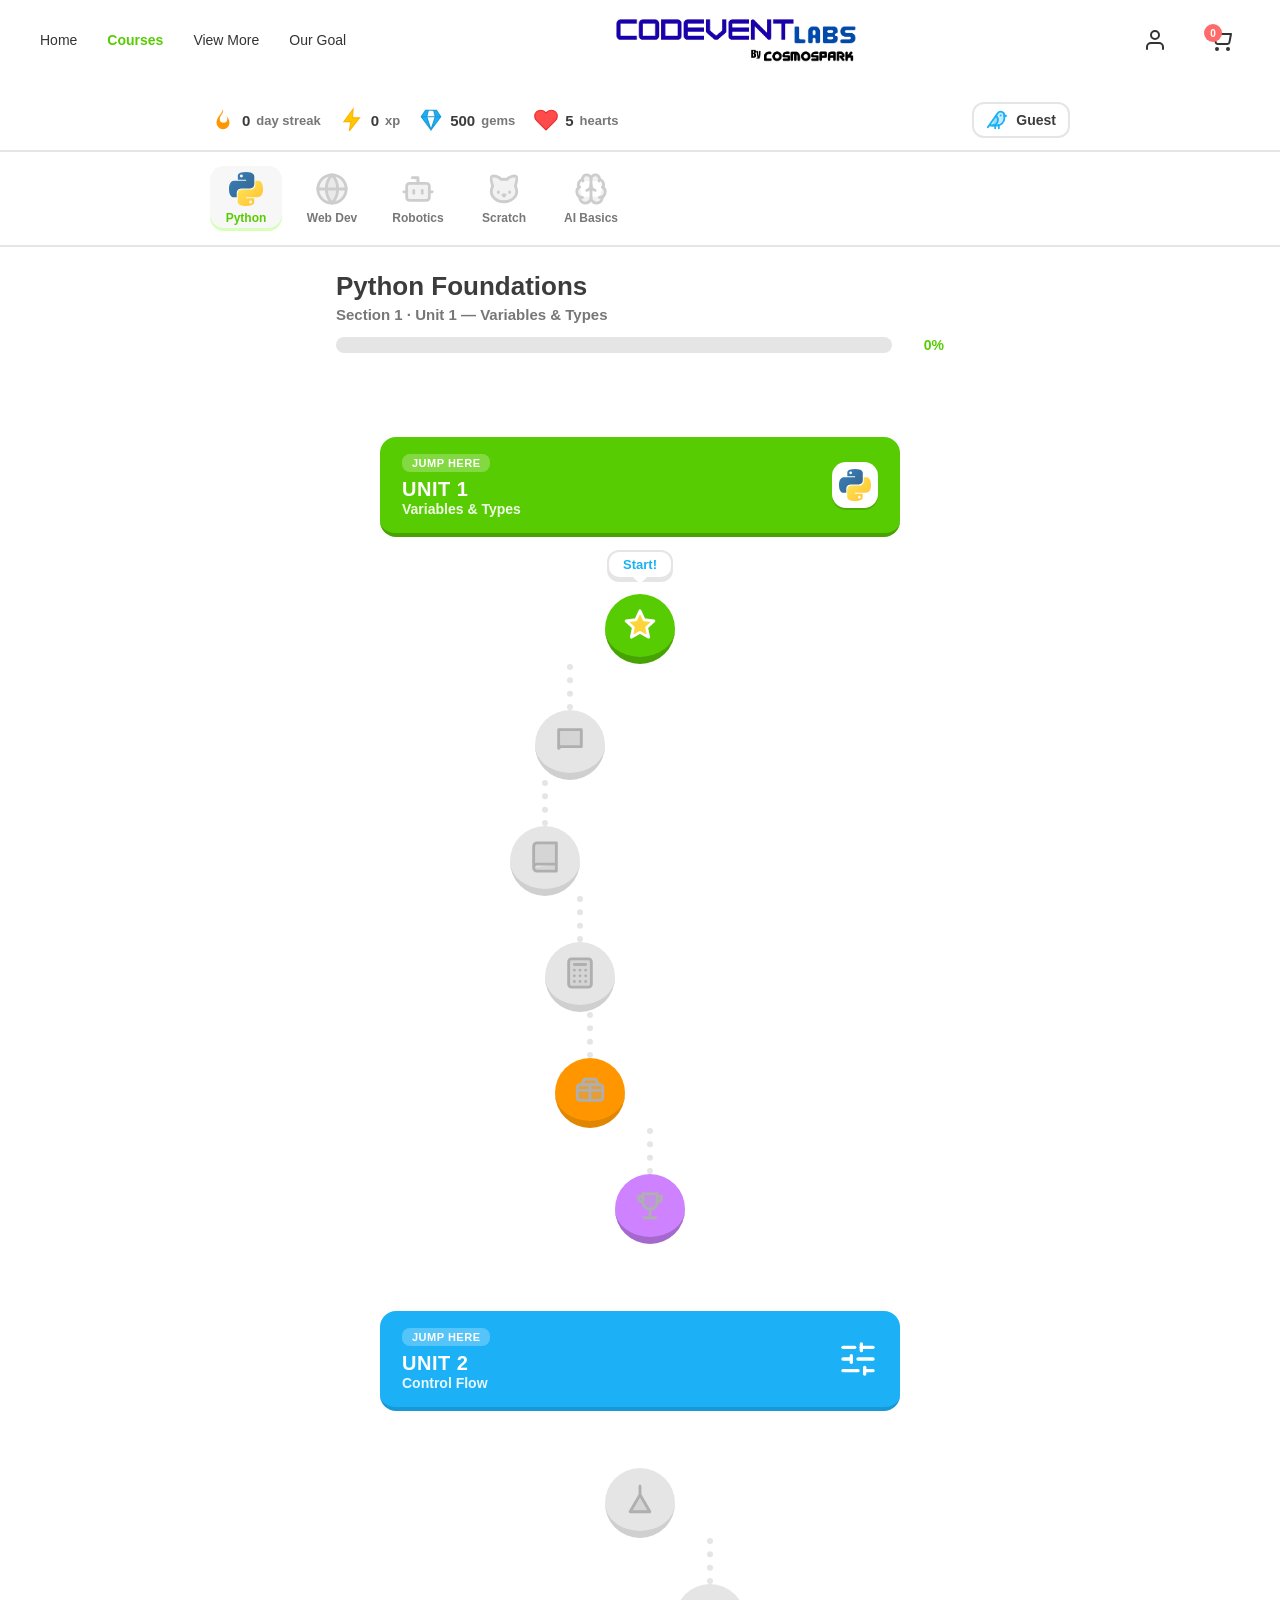
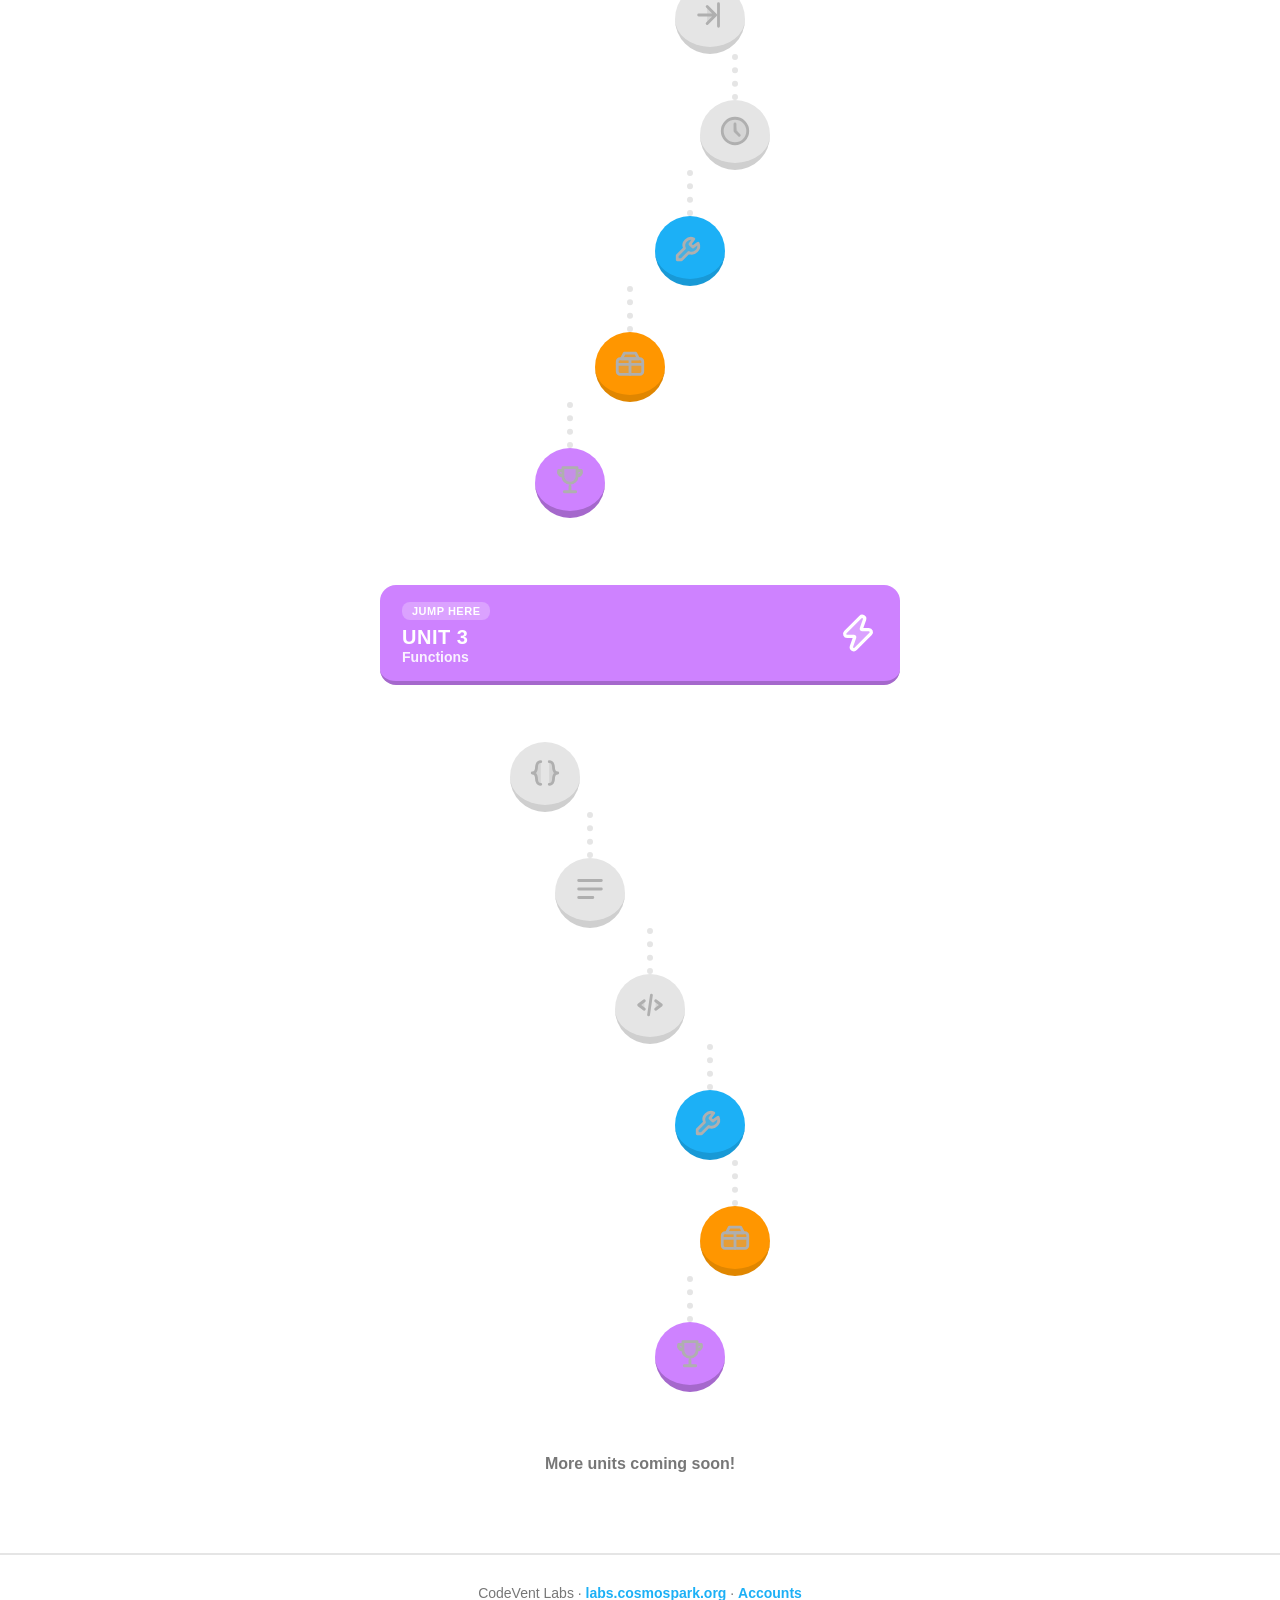
<file: index.html>
<!DOCTYPE html>
<html lang="en">
<head>
    <meta charset="UTF-8">
    <meta name="viewport" content="width=device-width, initial-scale=1.0">
    <title>Courses | CodeVent Labs</title>
    <meta name="description" content="Learn to code the fun way with CodeVent Labs courses — a Duolingo-style learning path for Python, Web Dev, Robotics and more.">
    <link rel="canonical" href="https://courses.labs.cosmospark.org/" />
    <link rel="icon" href="favicon.ico" sizes="any">
    <link rel="icon" href="favicon.svg" type="image/svg+xml">
    <link rel="apple-touch-icon" href="apple-touch-icon.png">
    <link rel="stylesheet" href="style.css">
</head>
<body class="courses-page">

    <!-- ===== NAVBAR (same style as labs.cosmospark.org) ===== -->
    <nav class="navbar" id="navbar">
        <div class="navbar-inner">
            <div class="nav-left">
                <a href="https://labs.cosmospark.org" class="nav-link">Home</a>
                <a href="#course-paths" class="nav-link active">Courses</a>
                <a href="https://labs.cosmospark.org" class="nav-link">View More</a>
                <a href="https://labs.cosmospark.org" class="nav-link">Our Goal</a>
            </div>

            <div class="logo">
                <img src="navlogo.png" alt="CodeVent Labs" class="logo-default" id="logoDefault">
                <img src="navlogo2.png" alt="CodeVent Labs" class="logo-scrolled" id="logoScrolled">
            </div>

            <div class="nav-right">
                <a href="account.html" class="icon-btn" aria-label="Account" title="Account">
                    <svg viewBox="0 0 24 24">
                        <path d="M20 21v-2a4 4 0 0 0-4-4H8a4 4 0 0 0-4 4v2"></path>
                        <circle cx="12" cy="7" r="4"></circle>
                    </svg>
                </a>
                <div class="cart-wrapper">
                    <button class="icon-btn" aria-label="Cart">
                        <svg viewBox="0 0 24 24">
                            <circle cx="9" cy="21" r="1"></circle>
                            <circle cx="20" cy="21" r="1"></circle>
                            <path d="M1 1h4l2.68 13.39a2 2 0 0 0 2 1.61h9.72a2 2 0 0 0 2-1.61L23 6H6"></path>
                        </svg>
                    </button>
                    <span class="cart-count" id="cartCount">0</span>
                </div>
            </div>
        </div>
    </nav>

    <!-- ===== TOP STATS BAR (Duolingo-style, sticky under navbar) ===== -->
    <div class="stats-bar" id="statsBar">
        <div class="stats-bar-inner">
            <div class="stat-pill" title="Daily streak">
                <svg class="stat-icon flame" viewBox="0 0 24 24"><path d="M12 2c1 4-3 5.5-3 9a3.5 3.5 0 0 0 7 0c0-1.5-.8-2.6-1.5-3.5C16 9 18 11.3 18 14.5A6 6 0 0 1 6 14.5C6 9.5 10.5 7 12 2z"/></svg>
                <span class="stat-value" id="statStreak">0</span>
                <span class="stat-label">day streak</span>
            </div>
            <div class="stat-pill" title="Total XP">
                <svg class="stat-icon bolt" viewBox="0 0 24 24"><path d="M13 2L4.5 13.5H11L9.5 22 19 10h-6.5L13 2z"/></svg>
                <span class="stat-value" id="statXP">0</span>
                <span class="stat-label">XP</span>
            </div>
            <div class="stat-pill" title="Gems">
                <svg class="stat-icon gem" viewBox="0 0 24 24"><path d="M7 3h10l4 6-9 12L3 9l4-6zM3 9h18M9.5 3L8 9l4 12 4-12-1.5-6"/></svg>
                <span class="stat-value" id="statGems">500</span>
                <span class="stat-label">gems</span>
            </div>
            <div class="stat-pill" title="Hearts">
                <svg class="stat-icon heart" viewBox="0 0 24 24"><path d="M20.8 4.6a5.5 5.5 0 0 0-7.8 0L12 5.6l-1-1a5.5 5.5 0 0 0-7.8 7.8l1 1L12 21.2l7.8-7.8 1-1a5.5 5.5 0 0 0 0-7.8z"/></svg>
                <span class="stat-value" id="statHearts">5</span>
                <span class="stat-label">hearts</span>
            </div>
            <div class="stat-spacer"></div>
            <a href="account.html" class="account-chip" id="accountChip" title="Your account">
                <span class="avatar" id="avatarIcon" data-icon="bird"></span>
                <span class="account-name" id="accountName">Guest</span>
            </a>
        </div>
    </div>

    <!-- ===== COURSE SELECTOR (horizontal flag row) ===== -->
    <section class="course-selector" id="courseSelector">
        <div class="course-selector-inner" role="tablist" aria-label="Choose a course">
            <!-- Buttons injected by courses.js from COURSES data -->
        </div>
    </section>

    <!-- ===== LEARNING PATH (Duolingo map) ===== -->
    <main class="path-wrap" id="course-paths">
        <header class="path-header">
            <h1 class="path-title" id="pathTitle">Python Foundations</h1>
            <p class="path-subtitle" id="pathSubtitle">Section 1 · Unit 1 — Variables &amp; Types</p>
            <div class="path-progress">
                <div class="path-progress-bar">
                    <div class="path-progress-fill" id="pathProgressFill" style="width:0%"></div>
                </div>
                <span class="path-progress-text" id="pathProgressText">0%</span>
            </div>
        </header>

        <!-- The winding map. Nodes are positioned along a serpentine path via --x offsets -->
        <div class="path" id="path" aria-label="Learning path map">

            <!-- ============ UNIT 1 ============ -->
            <div class="unit-banner">
                <div class="unit-banner-text">
                    <span class="unit-jump">JUMP HERE</span>
                    <h2>Unit 1</h2>
                    <p>Variables &amp; Types</p>
                </div>
                <div class="unit-mascot" data-icon="python" title="Python"></div>
            </div>

            <button class="node node-start" data-lesson="l1-1" style="--x:0px">
                <span class="node-bubble"><svg class="node-icon star" viewBox="0 0 24 24"><path d="M12 2l2.9 6.3 6.9.8-5.1 4.7 1.4 6.8L12 17.2 5.9 20.6l1.4-6.8L2.2 9.1l6.9-.8L12 2z"/></svg></span>
                <span class="node-tooltip">Start!</span>
            </button>

            <button class="node" data-lesson="l1-2" style="--x:-70px">
                <span class="node-bubble"><svg class="node-icon" viewBox="0 0 24 24"><path d="M4 4h16v12H5.2L4 17.2V4z"/></svg></span>
            </button>

            <button class="node" data-lesson="l1-3" style="--x:-95px">
                <span class="node-bubble"><svg class="node-icon book" viewBox="0 0 24 24"><path d="M4 19.5A2.5 2.5 0 0 1 6.5 17H20V2H6.5A2.5 2.5 0 0 0 4 4.5v15zM4 19.5A2.5 2.5 0 0 0 6.5 22H20v-5"/></svg></span>
            </button>

            <button class="node" data-lesson="l1-4" style="--x:-60px">
                <span class="node-bubble"><svg class="node-icon" viewBox="0 0 24 24"><rect x="4" y="2" width="16" height="20" rx="2"/><path d="M8 6h8M16 10h.01M12 10h.01M8 10h.01M16 14h.01M16 18h.01M12 14h.01M8 14h.01M12 18h.01M8 18h.01"/></svg></span>
            </button>

            <button class="node node-chest" data-lesson="chest-u1" style="--x:-50px" title="Open chest: +20 gems">
                <span class="node-bubble"><svg class="node-icon" viewBox="0 0 24 24"><rect x="3" y="9" width="18" height="11" rx="2"/><path d="M3 13h18M12 9v11M8 5h8l2 4H6l2-4z"/></svg></span>
            </button>

            <button class="node node-trophy" data-lesson="trophy-u1" style="--x:10px" title="Unit 1 quiz">
                <span class="node-bubble"><svg class="node-icon" viewBox="0 0 24 24"><path d="M8 21h8M12 17v4M7 4h10v6a5 5 0 0 1-10 0V4zM7 6H4a3 3 0 0 0 3 4M17 6h3a3 3 0 0 1-3 4"/></svg></span>
            </button>

            <!-- ============ UNIT 2 ============ -->
            <div class="unit-banner banner-2">
                <div class="unit-banner-text">
                    <span class="unit-jump">JUMP HERE</span>
                    <h2>Unit 2</h2>
                    <p>Control Flow</p>
                </div>
                <div class="unit-mascot" data-icon="sliders-horizontal"></div>
            </div>

            <button class="node" data-lesson="l2-1" style="--x:0px">
                <span class="node-bubble"><svg class="node-icon" viewBox="0 0 24 24"><path d="M12 3v6M5 21l7-12 7 12H5z"/></svg></span>
            </button>

            <button class="node" data-lesson="l2-2" style="--x:70px">
                <span class="node-bubble"><svg class="node-icon" viewBox="0 0 24 24"><path d="M4 12h10M10 6l6 6-6 6M18 4v16"/></svg></span>
            </button>

            <button class="node" data-lesson="l2-3" style="--x:95px">
                <span class="node-bubble"><svg class="node-icon" viewBox="0 0 24 24"><circle cx="12" cy="12" r="9"/><path d="M12 7v5l3 3"/></svg></span>
            </button>

            <button class="node node-practice" data-lesson="practice-u2" style="--x:50px" title="Practice: +10 XP">
                <span class="node-bubble"><svg class="node-icon" viewBox="0 0 24 24"><path d="M14.7 6.3a5 5 0 0 0-6.6 6.6L3 18v3h3l5.1-5.1a5 5 0 0 0 6.6-6.6L14 12l-2-2 2.7-3.7z"/></svg></span>
            </button>

            <button class="node node-chest" data-lesson="chest-u2" style="--x:-10px" title="Open chest: +20 gems">
                <span class="node-bubble"><svg class="node-icon" viewBox="0 0 24 24"><rect x="3" y="9" width="18" height="11" rx="2"/><path d="M3 13h18M12 9v11M8 5h8l2 4H6l2-4z"/></svg></span>
            </button>

            <button class="node node-trophy" data-lesson="trophy-u2" style="--x:-70px" title="Unit review">
                <span class="node-bubble"><svg class="node-icon" viewBox="0 0 24 24"><path d="M8 21h8M12 17v4M7 4h10v6a5 5 0 0 1-10 0V4zM7 6H4a3 3 0 0 0 3 4M17 6h3a3 3 0 0 1-3 4"/></svg></span>
            </button>

            <!-- ============ UNIT 3 ============ -->
            <div class="unit-banner banner-3">
                <div class="unit-banner-text">
                    <span class="unit-jump">JUMP HERE</span>
                    <h2>Unit 3</h2>
                    <p>Functions</p>
                </div>
                <div class="unit-mascot" data-icon="zap"></div>
            </div>

            <button class="node" data-lesson="l3-1" style="--x:-95px">
                <span class="node-bubble"><svg class="node-icon" viewBox="0 0 24 24"><path d="M9 4c-3 0-3 4-3 4s0 4-3 4c3 0 3 4 3 4s0 4 3 4M15 4c3 0 3 4 3 4s0 4 3 4c-3 0-3 4-3 4s0 4-3 4"/></svg></span>
            </button>

            <button class="node" data-lesson="l3-2" style="--x:-50px">
                <span class="node-bubble"><svg class="node-icon" viewBox="0 0 24 24"><path d="M4 6h16M4 12h16M4 18h10"/></svg></span>
            </button>

            <button class="node" data-lesson="l3-3" style="--x:10px">
                <span class="node-bubble"><svg class="node-icon" viewBox="0 0 24 24"><path d="M8 9l-4 3 4 3M16 9l4 3-4 3M13 5l-2 14"/></svg></span>
            </button>

            <button class="node node-practice" data-lesson="practice-u3" style="--x:70px" title="Practice: +10 XP">
                <span class="node-bubble"><svg class="node-icon" viewBox="0 0 24 24"><path d="M14.7 6.3a5 5 0 0 0-6.6 6.6L3 18v3h3l5.1-5.1a5 5 0 0 0 6.6-6.6L14 12l-2-2 2.7-3.7z"/></svg></span>
            </button>

            <button class="node node-chest" data-lesson="chest-u3" style="--x:95px" title="Open chest: +20 gems">
                <span class="node-bubble"><svg class="node-icon" viewBox="0 0 24 24"><rect x="3" y="9" width="18" height="11" rx="2"/><path d="M3 13h18M12 9v11M8 5h8l2 4H6l2-4z"/></svg></span>
            </button>

            <button class="node node-trophy" data-lesson="trophy-u3" style="--x:50px" title="Course finale">
                <span class="node-bubble"><svg class="node-icon" viewBox="0 0 24 24"><path d="M8 21h8M12 17v4M7 4h10v6a5 5 0 0 1-10 0V4zM7 6H4a3 3 0 0 0 3 4M17 6h3a3 3 0 0 1-3 4"/></svg></span>
            </button>

            <div class="path-end">More units coming soon!</div>
        </div>
    </main>

    <!-- ===== LESSON MODAL (populated by courses.js) ===== -->
    <div class="modal-overlay hidden" id="lessonModal" role="dialog" aria-modal="true" aria-labelledby="lessonModalTitle">
        <div class="modal">
            <button class="modal-close" id="lessonModalClose" aria-label="Close">&times;</button>
            <h3 id="lessonModalTitle">Lesson</h3>
            <p id="lessonModalBody" class="modal-body">Loading…</p>
            <div class="modal-actions">
                <button class="btn-secondary" id="lessonModalCancel">CANCEL</button>
                <button class="btn-primary" id="lessonModalStart">START</button>
            </div>
        </div>
    </div>

    <!-- ===== SIGN-IN MODAL (driven by script.js) ===== -->
    <div class="modal-overlay hidden" id="authModal" role="dialog" aria-modal="true" aria-labelledby="authModalTitle">
        <div class="modal">
            <button class="modal-close" id="authModalClose" aria-label="Close">&times;</button>
            <h3 id="authModalTitle">Sign in to save progress</h3>
            <p class="modal-body">Create a free CodeVent Labs account to save your XP, streak, gems and progress to the cloud — then pick up on any device.</p>
            <div class="modal-actions">
                <button class="btn-secondary" id="authModalLater">NOT NOW</button>
                <a class="btn-primary modal-link" href="account.html">GO TO ACCOUNTS</a>
            </div>
        </div>
    </div>

    <!-- ===== LESSON PLAYER (full-screen; driven by script.js + lessons.js) ===== -->
    <div class="player hidden" id="player" role="dialog" aria-modal="true" aria-label="Lesson">
        <div class="player-top">
            <button class="player-quit" id="playerQuit" aria-label="Quit lesson">&times;</button>
            <div class="player-bar"><div class="player-bar-fill" id="playerFill"></div></div>
            <span class="player-hearts" id="playerHearts"></span>
        </div>
        <div class="player-body" id="playerBody"></div>
        <div class="player-footer" id="playerFooter">
            <div class="player-footer-inner">
                <div class="player-feedback" id="playerFeedback" aria-live="polite"></div>
                <button class="btn-primary player-action" id="playerAction">CONTINUE</button>
            </div>
        </div>
    </div>

    <footer class="footer">
        <p>CodeVent Labs · <a href="https://labs.cosmospark.org">labs.cosmospark.org</a> · <a href="account.html">Accounts</a></p>
    </footer>

    <script src="icons.js"></script>
    <script src="lessons.js"></script>
    <script src="cloud.js"></script>
    <script src="script.js"></script>
</body>
</html>
</file>
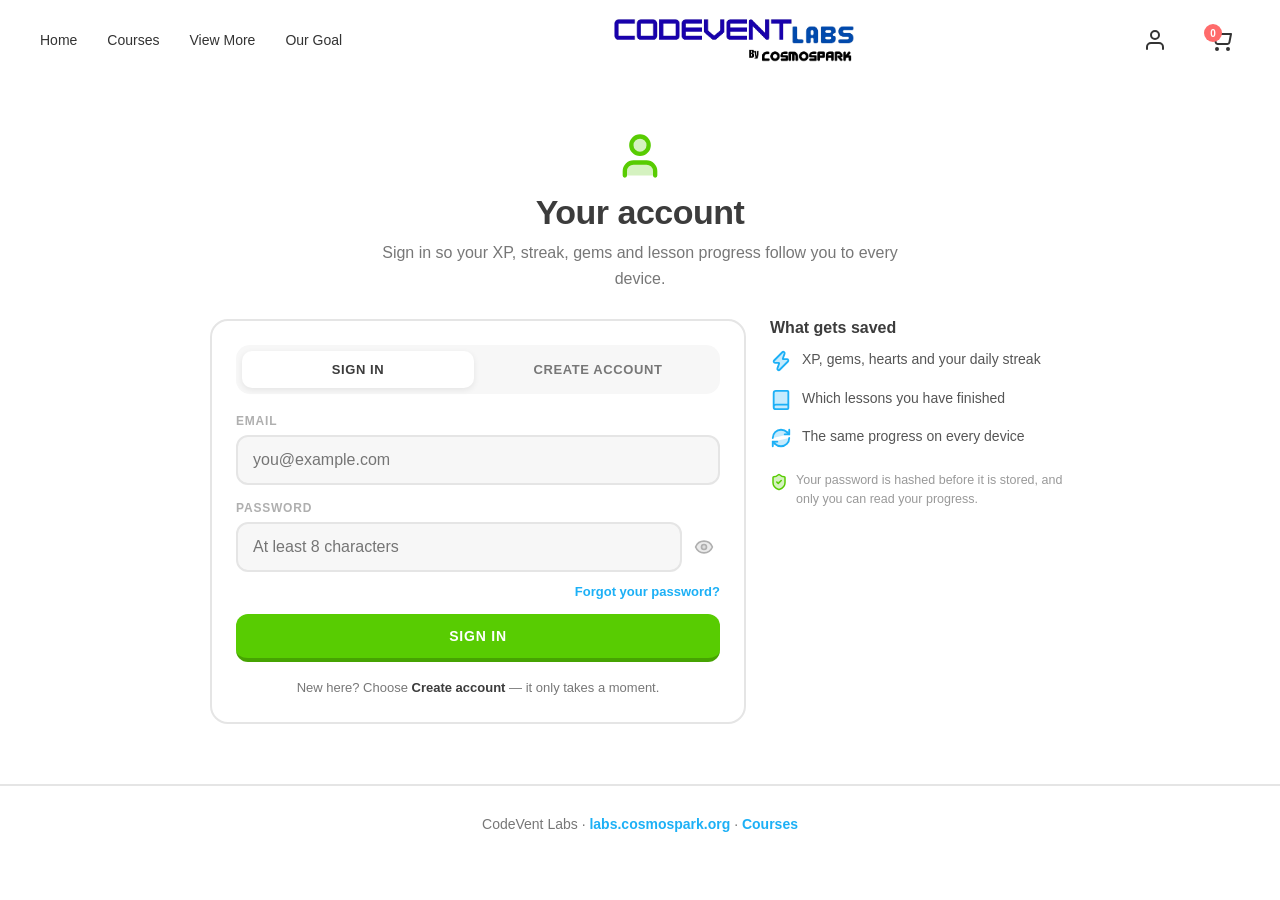
<file: account.html>
<!DOCTYPE html>
<html lang="en">
<head>
    <meta charset="UTF-8">
    <meta name="viewport" content="width=device-width, initial-scale=1.0">
    <title>Account | CodeVent Labs</title>
    <meta name="description" content="Create a CodeVent Labs account to save your XP, streak, gems and course progress to the cloud — on every device.">
    <link rel="canonical" href="https://courses.labs.cosmospark.org/account.html" />
    <link rel="icon" href="favicon.ico" sizes="any">
    <link rel="icon" href="favicon.svg" type="image/svg+xml">
    <link rel="apple-touch-icon" href="apple-touch-icon.png">
    <link rel="stylesheet" href="style.css">
    <link rel="stylesheet" href="account.css">
    <link rel="stylesheet" href="admin.css">
</head>
<body class="courses-page account-page">

    <!-- ===== NAVBAR (same style as labs.cosmospark.org) ===== -->
    <nav class="navbar" id="navbar">
        <div class="navbar-inner">
            <div class="nav-left">
                <a href="https://labs.cosmospark.org" class="nav-link">Home</a>
                <a href="index.html" class="nav-link">Courses</a>
                <a href="https://labs.cosmospark.org" class="nav-link">View More</a>
                <a href="https://labs.cosmospark.org" class="nav-link">Our Goal</a>
            </div>

            <div class="logo">
                <img src="navlogo.png" alt="CodeVent Labs" class="logo-default" id="logoDefault">
                <img src="navlogo2.png" alt="CodeVent Labs" class="logo-scrolled" id="logoScrolled">
            </div>

            <div class="nav-right">
                <a href="account.html" class="icon-btn active" aria-label="Account" title="Account">
                    <svg viewBox="0 0 24 24">
                        <path d="M20 21v-2a4 4 0 0 0-4-4H8a4 4 0 0 0-4 4v2"></path>
                        <circle cx="12" cy="7" r="4"></circle>
                    </svg>
                </a>
                <div class="cart-wrapper">
                    <button class="icon-btn" aria-label="Cart">
                        <svg viewBox="0 0 24 24">
                            <circle cx="9" cy="21" r="1"></circle>
                            <circle cx="20" cy="21" r="1"></circle>
                            <path d="M1 1h4l2.68 13.39a2 2 0 0 0 2 1.61h9.72a2 2 0 0 0 2-1.61L23 6H6"></path>
                        </svg>
                    </button>
                    <span class="cart-count" id="cartCount">0</span>
                </div>
            </div>
        </div>
    </nav>

    <main class="account-wrap">

        <header class="account-hero">
            <div class="account-hero-icon" data-icon="user"></div>
            <h1>Your account</h1>
            <p>Sign in so your XP, streak, gems and lesson progress follow you to every device.</p>
        </header>

        <!-- ===== SIGNED OUT: sign in / create account ===== -->
        <section class="account-panel" id="signedOut">
            <form class="account-card" id="authForm" novalidate>
                <div class="auth-tabs" role="tablist" aria-label="Sign in or create an account">
                    <button type="button" class="auth-tab active" id="tabLogin" role="tab"
                            aria-selected="true" data-mode="login">SIGN IN</button>
                    <button type="button" class="auth-tab" id="tabSignup" role="tab"
                            aria-selected="false" data-mode="signup">CREATE ACCOUNT</button>
                </div>

                <div class="field" id="nameField" hidden>
                    <label for="authName">Name</label>
                    <input id="authName" name="name" type="text" autocomplete="name"
                           placeholder="Ada Lovelace" maxlength="40">
                </div>

                <div class="field">
                    <label for="authEmail">Email</label>
                    <input id="authEmail" name="email" type="email" autocomplete="email"
                           placeholder="you@example.com" maxlength="254" required>
                </div>

                <div class="field" id="passwordField">
                    <label for="authPassword">Password</label>
                    <div class="field-inline">
                        <input id="authPassword" name="password" type="password"
                               autocomplete="current-password" placeholder="At least 8 characters"
                               maxlength="200" required>
                        <button type="button" class="field-eye" id="authEye" aria-label="Show password"
                                title="Show password"></button>
                    </div>
                </div>

                <p class="field-link" id="forgotWrap">
                    <button type="button" class="link-button" id="forgotBtn">Forgot your password?</button>
                </p>

                <p class="form-error" id="authError" role="alert" hidden></p>
                <div class="auth-notice" id="authNotice" role="status" hidden></div>

                <button type="submit" class="btn-primary auth-submit" id="authSubmit">SIGN IN</button>

                <div class="auth-social" id="authSocial" hidden>
                    <p class="auth-divider"><span>or</span></p>
                    <div class="social-buttons" id="socialButtons"></div>
                </div>

                <p class="auth-note" id="authNote">
                    New here? Choose <strong>Create account</strong> and your guest progress on this
                    device comes with you.
                </p>
            </form>

            <aside class="account-aside">
                <h2>What gets saved</h2>
                <ul class="perk-list">
                    <li><span data-icon="zap"></span> XP, gems, hearts and your daily streak</li>
                    <li><span data-icon="book"></span> Which lessons you have finished</li>
                    <li><span data-icon="refresh-cw"></span> The same progress on every device</li>
                </ul>
                <p class="aside-note">
                    <span data-icon="shield-check"></span>
                    Your password is hashed before it is stored, and only you can read your progress.
                </p>
            </aside>
        </section>

        <!-- ===== RESET PASSWORD (from an emailed link) ===== -->
        <section class="account-panel hidden" id="resetPanel">
            <form class="account-card reset-card" id="resetForm" novalidate>
                <h2 class="card-title">Choose a new password</h2>
                <p class="reset-intro">Your reset link works once. Pick a password with at least 8 characters.</p>

                <div class="field">
                    <label for="resetPassword">New password</label>
                    <input id="resetPassword" type="password" autocomplete="new-password"
                           placeholder="At least 8 characters" maxlength="200" required>
                </div>

                <div class="field">
                    <label for="resetPassword2">Repeat it</label>
                    <input id="resetPassword2" type="password" autocomplete="new-password"
                           placeholder="Same password again" maxlength="200" required>
                </div>

                <p class="form-error" id="resetError" role="alert" hidden></p>

                <button type="submit" class="btn-primary auth-submit" id="resetSubmit">SAVE AND SIGN IN</button>

                <p class="auth-note">
                    <a href="account.html" id="resetCancel">Back to sign in</a>
                </p>
            </form>
        </section>

        <!-- ===== SIGNED IN ===== -->
        <section class="account-panel hidden" id="signedIn">
            <div class="verify-banner" id="verifyBanner" hidden>
                <span class="verify-banner-icon" data-icon="mail"></span>
                <p id="verifyText">Confirm your email address so we can help you recover your account.</p>
                <button type="button" class="btn-secondary" id="verifyResend">SEND LINK</button>
            </div>

            <div class="profile-card">
                <div class="profile-avatar" data-icon="user"></div>
                <div class="profile-text">
                    <h2 id="profileName">Learner</h2>
                    <p id="profileEmail"></p>
                    <p class="profile-since" id="profileSince"></p>
                    <p class="profile-badges" id="profileBadges"></p>
                </div>
                <a class="btn-secondary admin-link" id="adminLink" href="admin.html" hidden>
                    <span data-icon="shield-check"></span> ADMIN
                </a>
                <button type="button" class="btn-secondary" id="signOut">
                    <span data-icon="log-out"></span> SIGN OUT
                </button>
            </div>

            <div class="account-card">
                <h2 class="card-title">Your progress</h2>
                <div class="account-stats" id="accountStats"></div>

                <h3 class="card-subtitle">Python Foundations · Unit 1</h3>
                <ul class="lesson-list" id="accountLessons"></ul>

                <p class="sync-line" id="syncLine">
                    <span data-icon="cloud-check"></span>
                    <span id="syncText">Saved to the cloud</span>
                </p>
            </div>

            <p class="account-back">
                <a href="index.html">Back to the course map</a>
            </p>
        </section>

        <p class="account-loading" id="accountLoading" hidden>
            <span data-icon="loader-circle"></span> Checking your account…
        </p>
    </main>

    <footer class="footer">
        <p>CodeVent Labs · <a href="https://labs.cosmospark.org">labs.cosmospark.org</a> · <a href="index.html">Courses</a></p>
    </footer>

    <script src="icons.js"></script>
    <script src="lessons.js"></script>
    <script src="cloud.js"></script>
    <script src="account.js"></script>
</body>
</html>
</file>
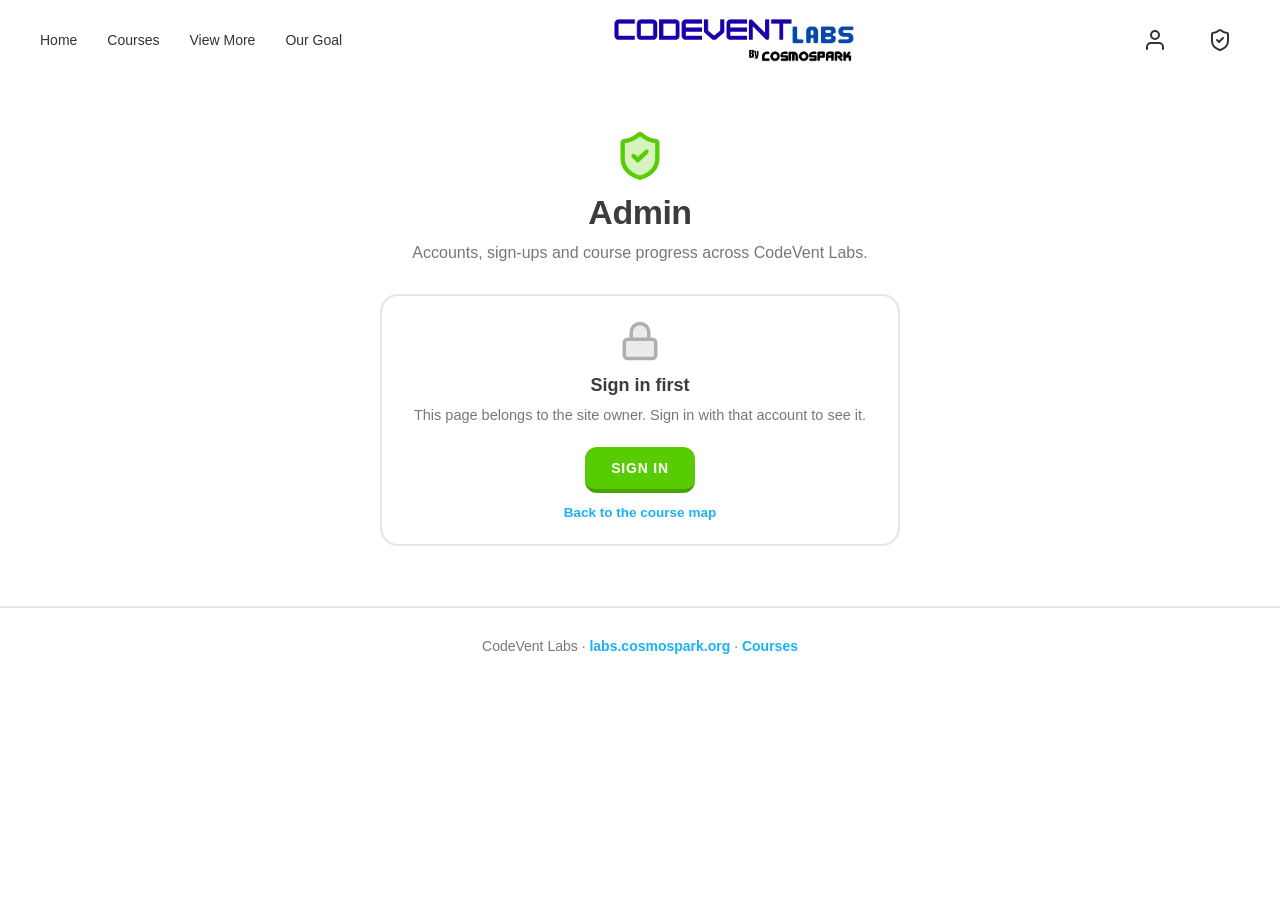
<file: admin.html>
<!DOCTYPE html>
<html lang="en">
<head>
    <meta charset="UTF-8">
    <meta name="viewport" content="width=device-width, initial-scale=1.0">
    <title>Admin | CodeVent Labs</title>
    <meta name="description" content="Owner dashboard for CodeVent Labs Courses.">
    <meta name="robots" content="noindex, nofollow">
    <link rel="canonical" href="https://courses.labs.cosmospark.org/admin.html" />
    <link rel="icon" href="favicon.ico" sizes="any">
    <link rel="icon" href="favicon.svg" type="image/svg+xml">
    <link rel="apple-touch-icon" href="apple-touch-icon.png">
    <link rel="stylesheet" href="style.css">
    <link rel="stylesheet" href="account.css">
    <link rel="stylesheet" href="admin.css">
</head>
<body class="courses-page account-page admin-page">

    <!-- ===== NAVBAR (same style as labs.cosmospark.org) ===== -->
    <nav class="navbar" id="navbar">
        <div class="navbar-inner">
            <div class="nav-left">
                <a href="https://labs.cosmospark.org" class="nav-link">Home</a>
                <a href="index.html" class="nav-link">Courses</a>
                <a href="https://labs.cosmospark.org" class="nav-link">View More</a>
                <a href="https://labs.cosmospark.org" class="nav-link">Our Goal</a>
            </div>

            <div class="logo">
                <img src="navlogo.png" alt="CodeVent Labs" class="logo-default" id="logoDefault">
                <img src="navlogo2.png" alt="CodeVent Labs" class="logo-scrolled" id="logoScrolled">
            </div>

            <div class="nav-right">
                <a href="account.html" class="icon-btn" aria-label="Account" title="Account">
                    <svg viewBox="0 0 24 24">
                        <path d="M20 21v-2a4 4 0 0 0-4-4H8a4 4 0 0 0-4 4v2"></path>
                        <circle cx="12" cy="7" r="4"></circle>
                    </svg>
                </a>
                <a href="admin.html" class="icon-btn active" aria-label="Admin" title="Admin">
                    <svg viewBox="0 0 24 24">
                        <path d="M20 13c0 5-3.5 7.5-7.66 8.95a1 1 0 0 1-.67-.01C7.5 20.5 4 18 4 13V6a1 1 0 0 1 1-1c2 0 4.5-1.2 6.24-2.72a1.17 1.17 0 0 1 1.52 0C14.51 3.81 17 5 19 5a1 1 0 0 1 1 1z"></path>
                        <path d="m9 12 2 2 4-4"></path>
                    </svg>
                </a>
            </div>
        </div>
    </nav>

    <main class="account-wrap admin-wrap">

        <header class="account-hero">
            <div class="account-hero-icon" data-icon="shield-check"></div>
            <h1>Admin</h1>
            <p>Accounts, sign-ups and course progress across CodeVent Labs.</p>
        </header>

        <p class="account-loading" id="adminLoading">
            <span data-icon="loader-circle"></span> Checking your account…
        </p>

        <!-- ===== NOT THE OWNER ===== -->
        <section class="account-panel hidden" id="adminDenied">
            <div class="account-card admin-denied">
                <div class="admin-denied-icon" data-icon="lock"></div>
                <h2 class="card-title" id="deniedTitle">Admins only</h2>
                <p class="admin-denied-text" id="deniedText">
                    This page belongs to the site owner. Sign in with that account to see it.
                </p>
                <p class="admin-denied-actions">
                    <a class="btn-primary" id="deniedAction" href="account.html">SIGN IN</a>
                    <a class="admin-plain-link" href="index.html">Back to the course map</a>
                </p>
            </div>
        </section>

        <!-- ===== THE OWNER ===== -->
        <section class="account-panel hidden" id="adminPanel">
            <div class="account-card">
                <div class="admin-bar">
                    <div>
                        <h2 class="card-title">Overview</h2>
                        <p class="admin-sub" id="adminSub"></p>
                    </div>
                    <button type="button" class="btn-secondary admin-refresh" id="adminRefresh">
                        <span data-icon="refresh-cw"></span> REFRESH
                    </button>
                </div>
                <div class="admin-stats" id="adminStats"></div>
            </div>

            <div class="account-card">
                <div class="admin-bar">
                    <div>
                        <h2 class="card-title">Accounts</h2>
                        <p class="admin-sub" id="adminCount"></p>
                    </div>
                    <input class="admin-search" id="adminSearch" type="search"
                           placeholder="Search name or email" aria-label="Search accounts"
                           autocomplete="off" spellcheck="false">
                </div>

                <div class="admin-table-wrap">
                    <table class="admin-table">
                        <thead>
                            <tr>
                                <th scope="col">Learner</th>
                                <th scope="col">Joined</th>
                                <th scope="col" class="num">Lessons</th>
                                <th scope="col" class="num">XP</th>
                                <th scope="col">Status</th>
                            </tr>
                        </thead>
                        <tbody id="adminRows"></tbody>
                    </table>
                </div>

                <p class="admin-empty" id="adminEmpty" hidden>No accounts match that search.</p>
                <p class="admin-foot" id="adminFoot"></p>
            </div>

            <p class="account-back">
                <a href="account.html">Your own account</a> · <a href="index.html">Course map</a>
            </p>
        </section>

        <p class="form-error admin-error" id="adminError" role="alert" hidden></p>
    </main>

    <footer class="footer">
        <p>CodeVent Labs · <a href="https://labs.cosmospark.org">labs.cosmospark.org</a> · <a href="index.html">Courses</a></p>
    </footer>

    <script src="icons.js"></script>
    <script src="cloud.js"></script>
    <script src="admin.js"></script>
</body>
</html>
</file>
<file: style.css>
* {
    margin: 0;
    padding: 0;
    box-sizing: border-box;
}

body {
    font-family: -apple-system, BlinkMacSystemFont, 'Segoe UI', Roboto, Oxygen, Ubuntu, Cantarell, sans-serif;
    overflow-x: hidden;
}

/* ---------- Icons (Lucide paths, two-tone) ----------
   Every icon is drawn with the outline stroked in the current text
   colour and the interior filled with a tint of that same colour, so
   both the lines and the space inside are coloured. */
.icon {
    width: 1em;
    height: 1em;
    display: inline-block;
    vertical-align: -0.125em;
    flex: none;
    fill: currentColor;
    fill-opacity: 0.25;
    stroke: currentColor;
    stroke-width: 2;
    stroke-linecap: round;
    stroke-linejoin: round;
}

/* Brand marks (e.g. the Python logo) carry their own colours, so they
   are sized like icons but never re-coloured. */
.brand-icon {
    width: 1em;
    height: 1em;
    display: inline-block;
    vertical-align: -0.125em;
    flex: none;
}

.intro-section {
    position: relative;
    width: 100%;
    height: 100vh;
    overflow: hidden;
}

.intro-section video {
    position: absolute;
    top: 50%;
    left: 50%;
    min-width: 100%;
    min-height: 100%;
    width: auto;
    height: auto;
    transform: translate(-50%, -50%);
    object-fit: cover;
    z-index: 1;
}

.intro-overlay {
    position: absolute;
    top: 0;
    left: 0;
    width: 100%;
    height: 100%;
    z-index: 2;
    display: flex;
    flex-direction: column;
    justify-content: flex-end;
    padding: 60px;
    background: linear-gradient(to top, rgba(0,0,0,0.4) 0%, transparent 50%);
}

.unmute-btn {
    position: absolute;
    top: 60px;
    left: 60px;
    background: rgba(0, 0, 0, 0.6);
    border: 2px solid white;
    color: white;
    padding: 10px 20px;
    border-radius: 25px;
    cursor: pointer;
    display: flex;
    align-items: center;
    gap: 8px;
    font-size: 14px;
    font-weight: 600;
    transition: all 0.3s ease;
    z-index: 3;
}

.unmute-btn:hover {
    background: rgba(0, 0, 0, 0.8);
    transform: scale(1.05);
}

.unmute-btn svg {
    width: 18px;
    height: 18px;
}


.intro-content {
    max-width: 600px;
    z-index: 3;
}

.intro-title {
    font-size: 64px;
    font-weight: 700;
    color: white;
    margin-bottom: 20px;
    line-height: 1.1;
}

.intro-title .highlight {
    color: #FFD700;
}

.intro-subtitle {
    font-size: 18px;
    color: white;
    line-height: 1.6;
    margin-bottom: 30px;
    opacity: 0.9;
}

.cta-btn {
    background-color: #E63946;
    color: white;
    border: none;
    padding: 18px 50px;
    font-size: 16px;
    font-weight: 700;
    border-radius: 8px;
    cursor: pointer;
    transition: all 0.3s ease;
    text-transform: uppercase;
    letter-spacing: 1px;
}

.cta-btn:hover {
    background-color: #C1121F;
    transform: translateY(-2px);
    box-shadow: 0 8px 20px rgba(230, 57, 70, 0.4);
}

.main-content {
    display: none;
    min-height: 200vh;
}

.main-content.active {
    display: block;
}

.navbar {
    position: fixed;
    top: 0;
    left: 0;
    right: 0;
    z-index: 1000;
    padding: 20px 40px;
    transition: all 0.3s ease;
}

.navbar.scrolled {
    background-color: #0066CC;
    border-radius: 50px;
    padding: 15px 40px;
    margin: 10px;
    right: 10px;
    left: 10px;
    width: calc(100% - 20px);
    box-shadow: 0 4px 12px rgba(0, 102, 204, 0.3);
}

.navbar-inner {
    max-width: 1400px;
    margin: 0 auto;
    display: flex;
    justify-content: space-between;
    align-items: center;
}

.nav-left {
    display: flex;
    gap: 30px;
}

.nav-link {
    color: #333;
    text-decoration: none;
    font-size: 14px;
    font-weight: 500;
    transition: color 0.3s ease;
}

.nav-link:hover {
    color: #0066CC;
}

.navbar.scrolled .nav-link {
    color: white;
}

.navbar.scrolled .nav-link:hover {
    color: #E0F0FF;
}

.logo {
    display: flex;
    align-items: center;
    gap: 8px;
    height: 40px;
}

.logo img {
    width: auto;
    transition: opacity 0.3s ease, transform 0.3s ease;
}

.logo-default {
    display: block;
    opacity: 1;
    height: 60px;
}

.logo-scrolled {
    display: none;
    opacity: 0;
    height: 40px;
}

.navbar.scrolled .logo-default {
    display: none;
    opacity: 0;
}

.navbar.scrolled .logo-scrolled {
    display: block;
    opacity: 1;
}

.nav-right {
    display: flex;
    align-items: center;
    gap: 25px;
}

.icon-btn {
    background: none;
    border: none;
    cursor: pointer;
    padding: 8px;
    display: flex;
    align-items: center;
    justify-content: center;
    transition: transform 0.2s ease;
}

.icon-btn:hover {
    transform: scale(1.1);
}

.icon-btn svg {
    width: 24px;
    height: 24px;
    fill: none;
    stroke: #333;
    stroke-width: 2;
    stroke-linecap: round;
    stroke-linejoin: round;
}

.navbar.scrolled .icon-btn svg {
    stroke: white;
}

.cart-count {
    position: absolute;
    bottom: 18px;
    right: 18px;
    background-color: #FF6B6B;
    color: white;
    font-size: 10px;
    font-weight: 600;
    width: 18px;
    height: 18px;
    border-radius: 50%;
    display: flex;
    align-items: center;
    justify-content: center;
}

.cart-wrapper {
    position: relative;
}


.content {
    padding-top: 100px;
    padding-left: 40px;
    padding-right: 40px;
    display: flex;
    flex-direction: column; 
    align-items: center;     
    text-align: center;
}

.content h1 {
    font-size: 48px;
    margin-bottom: 20px;
    color: #3333
}

.content p {
    font-size: 18px;
    line-height: 1.6;
    color: #666;
    max-width: 800px;
    margin: 0 auto;          
    text-align: center;
}

/* ===== RESPONSIVE ===== */
@media (max-width: 768px) {
    .intro-overlay {
        padding: 30px;
    }

    .unmute-btn {
        top: 30px;
        left: 30px;
    }

    .intro-title {
        font-size: 40px;
    }

    .intro-subtitle {
        font-size: 16px;
    }

    .navbar {
        padding: 15px 20px;
    }

    .nav-left {
        gap: 15px;
    }

    .nav-link {
        font-size: 12px;
    }

    .logo-default {
        height: 50px;
    }

    .logo-scrolled {
        height: 30px;
    }
}
/* ============================================================
   COURSES PAGE (courses.labs.cosmospark.org) — Duolingo-style
   Appended so the existing CodeVent Labs styles stay intact.
   ============================================================ */

.courses-page {
    background: #FFFFFF;
}

/* ---------- Stats bar (streak / XP / gems / hearts) ---------- */
.stats-bar {
    position: sticky;
    top: 0;
    z-index: 900;
    background: #FFFFFF;
    border-bottom: 2px solid #E5E5E5;
    padding-top: 90px; /* room for fixed navbar */
}

.stats-bar-inner {
    max-width: 900px;
    margin: 0 auto;
    display: flex;
    align-items: center;
    gap: 18px;
    padding: 12px 20px;
    flex-wrap: wrap;
}

.stat-pill {
    display: flex;
    align-items: center;
    gap: 6px;
    font-weight: 700;
    font-size: 15px;
    color: #3C3C3C;
}

.stat-icon {
    width: 26px;
    height: 26px;
}

.stat-icon.flame  { fill: #FF9600; }
.stat-icon.bolt   { fill: #FFC800; stroke: #FFB100; stroke-width: 1; }
.stat-icon.gem    { fill: #1CB0F6; stroke: #1899D6; stroke-width: 1; }
.stat-icon.heart  { fill: #FF4B4B; stroke: #EA2B2B; stroke-width: 1; }

.stat-value { color: #3C3C3C; }
.stat-label { color: #777; font-weight: 600; font-size: 13px; text-transform: lowercase; }

.stat-spacer { flex: 1; }

.account-chip {
    display: flex;
    align-items: center;
    gap: 8px;
    text-decoration: none;
    color: #3C3C3C;
    font-weight: 700;
    font-size: 14px;
    border: 2px solid #E5E5E5;
    border-radius: 12px;
    padding: 5px 12px;
    transition: background 0.2s ease, transform 0.2s ease;
}

.account-chip:hover {
    background: #F7F7F7;
    transform: translateY(-1px);
}

.avatar {
    display: inline-flex;
    align-items: center;
    justify-content: center;
    color: #1CB0F6;
    line-height: 1;
}

.avatar .icon { width: 22px; height: 22px; }

/* ---------- Course selector (flag row) ---------- */
.course-selector {
    background: #FFFFFF;
    border-bottom: 2px solid #E5E5E5;
}

.course-selector-inner {
    max-width: 900px;
    margin: 0 auto;
    display: flex;
    gap: 14px;
    padding: 14px 20px;
    overflow-x: auto;
    scrollbar-width: none;
}

.course-selector-inner::-webkit-scrollbar { display: none; }

.course-flag {
    display: flex;
    flex-direction: column;
    align-items: center;
    gap: 4px;
    background: none;
    border: none;
    cursor: pointer;
    padding: 6px 10px;
    border-radius: 14px;
    min-width: 72px;
    transition: background 0.2s ease, transform 0.15s ease;
}

.course-flag:hover { background: #F7F7F7; transform: translateY(-2px); }

.course-flag .flag-icon {
    color: #58CC02;
    line-height: 1;
    filter: grayscale(1);
    opacity: 0.55;
    transition: filter 0.2s ease, opacity 0.2s ease;
}

.course-flag .flag-icon .icon,
.course-flag .flag-icon .brand-icon { width: 34px; height: 34px; }

.course-flag.active .flag-icon,
.course-flag.available .flag-icon {
    filter: none;
    opacity: 1;
}

.course-flag .flag-name {
    font-size: 12px;
    font-weight: 700;
    color: #777;
    text-align: center;
}

.course-flag.active .flag-name { color: #58CC02; }

.course-flag.coming-soon { cursor: default; }
.course-flag.coming-soon:hover { transform: none; background: none; }

.course-flag.active {
    background: #F7F7F7;
    box-shadow: inset 0 -3px 0 #D7FFB8;
}

/* ---------- Path header + progress ---------- */
.path-wrap {
    max-width: 640px;
    margin: 0 auto;
    padding: 24px 16px 80px;
}

.path-header { margin-bottom: 30px; }

.path-title {
    font-size: 26px;
    font-weight: 800;
    color: #3C3C3C;
    margin-bottom: 4px;
}

.path-subtitle {
    font-size: 15px;
    color: #777;
    font-weight: 600;
    margin-bottom: 14px;
}

.path-progress {
    display: flex;
    align-items: center;
    gap: 12px;
}

.path-progress-bar {
    flex: 1;
    height: 16px;
    background: #E5E5E5;
    border-radius: 10px;
    overflow: hidden;
}

.path-progress-fill {
    height: 100%;
    background: #58CC02;
    border-radius: 10px;
    transition: width 0.5s ease;
    position: relative;
}

.path-progress-fill::after {
    content: '';
    position: absolute;
    top: 3px; left: 6px; right: 6px;
    height: 4px;
    background: rgba(255,255,255,0.35);
    border-radius: 4px;
}

.path-progress-text {
    font-weight: 800;
    color: #58CC02;
    font-size: 14px;
    min-width: 40px;
    text-align: right;
}

/* ---------- The winding map ---------- */
.path {
    display: flex;
    flex-direction: column;
    align-items: center;
    position: relative;
    padding-top: 10px;
}

/* Dotted connector between consecutive nodes */
.node { position: relative; }

.node::before {
    content: '';
    position: absolute;
    left: 50%;
    bottom: 100%;
    width: 0;
    height: 46px;
    margin-left: -3px;
    border-left: 6px dotted #E5E5E5;
    transform: translateX(calc(var(--px, 0px) * -0.5));
    pointer-events: none;
}

.unit-banner + .node::before { display: none; }

/* ---------- Unit banners ---------- */
.unit-banner {
    width: 100%;
    max-width: 520px;
    background: #58CC02;
    border-bottom: 4px solid #46A302;
    border-radius: 16px;
    color: white;
    display: flex;
    justify-content: space-between;
    align-items: center;
    padding: 16px 22px;
    margin: 44px 0 34px;
}

.unit-banner.banner-2 { background: #1CB0F6; border-bottom-color: #1899D6; }
.unit-banner.banner-3 { background: #CE82FF; border-bottom-color: #A568CC; }

.unit-banner-text h2 {
    font-size: 20px;
    font-weight: 800;
    text-transform: uppercase;
    letter-spacing: 0.5px;
}

.unit-banner-text p {
    font-size: 14px;
    opacity: 0.9;
    font-weight: 600;
}

.unit-jump {
    display: inline-block;
    background: rgba(255,255,255,0.25);
    font-size: 11px;
    font-weight: 800;
    padding: 3px 10px;
    border-radius: 8px;
    margin-bottom: 6px;
    letter-spacing: 0.5px;
    cursor: pointer;
}

.unit-mascot {
    display: flex;
    align-items: center;
    color: #FFFFFF;
}

.unit-mascot .icon { width: 40px; height: 40px; }

/* Brand marks keep their own colours, and the blue in the Python logo
   clashes with the saturated unit colours, so brand marks sit on a
   white chip instead of floating on the banner. */
.unit-mascot .brand-icon {
    width: 32px;
    height: 32px;
    padding: 7px;
    box-sizing: content-box;
    background: #FFFFFF;
    border-radius: 14px;
    box-shadow: 0 2px 0 rgba(0, 0, 0, 0.15);
}

/* ---------- Lesson nodes (Duolingo circles) ---------- */
.node {
    background: none;
    border: none;
    cursor: pointer;
    margin: 23px 0;
    transform: translateX(var(--x, 0px));
    position: relative;
    z-index: 2;
}

.node-bubble {
    width: 70px;
    height: 70px;
    border-radius: 50%;
    background: #58CC02;
    border-bottom: 7px solid #46A302;
    display: flex;
    align-items: center;
    justify-content: center;
    transition: transform 0.1s ease, filter 0.2s ease;
}

.node:hover .node-bubble { filter: brightness(1.06); }

.node:active .node-bubble {
    transform: translateY(3px);
    border-bottom-width: 4px;
}

.node-icon {
    width: 34px;
    height: 34px;
    fill: rgba(255, 255, 255, 0.28);
    stroke: white;
    stroke-width: 2;
    stroke-linecap: round;
    stroke-linejoin: round;
}

.node-icon.star { fill: #FFD43B; stroke: white; }

/* Completed */
.node.completed .node-bubble {
    background: #FFC800;
    border-bottom-color: #E6A500;
}

/* Lucide "check", coloured like the other icons instead of a text glyph */
.node.completed .node-bubble::after {
    content: '';
    position: absolute;
    margin-top: 46px;
    margin-left: 42px;
    background: #1CB0F6 url("data:image/svg+xml,%3Csvg xmlns='http://www.w3.org/2000/svg' viewBox='0 0 24 24' fill='rgba(255,255,255,0.3)' stroke='white' stroke-width='3' stroke-linecap='round' stroke-linejoin='round'%3E%3Cpath d='M20 6 9 17l-5-5'/%3E%3C/svg%3E") center / 14px 14px no-repeat;
    width: 26px;
    height: 26px;
    border-radius: 50%;
    border: 2px solid white;
}

/* Current (pulsing ring) */
.node.current .node-bubble { animation: nodePulse 1.6s ease-in-out infinite; }

@keyframes nodePulse {
    0%, 100% { box-shadow: 0 0 0 0 rgba(88, 204, 2, 0.45); }
    50%      { box-shadow: 0 0 0 12px rgba(88, 204, 2, 0); }
}

/* Locked */
.node.locked { cursor: not-allowed; }

.node.locked .node-bubble {
    background: #E5E5E5;
    border-bottom-color: #CFCFCF;
}

.node.locked .node-icon {
    stroke: #AFAFAF;
    fill: rgba(175, 175, 175, 0.3);
}

/* Chest & trophy variants */
.node.node-chest .node-bubble { background: #FF9600; border-bottom-color: #E08600; }
.node.node-trophy .node-bubble { background: #CE82FF; border-bottom-color: #A568CC; }
.node.node-practice .node-bubble { background: #1CB0F6; border-bottom-color: #1899D6; }
.node.node-chest.completed .node-bubble,
.node.node-trophy.completed .node-bubble,
.node.node-practice.completed .node-bubble {
    background: #FFC800;
    border-bottom-color: #E6A500;
}

/* "Start!" tooltip on first node */
.node-tooltip {
    position: absolute;
    top: -44px;
    left: 50%;
    transform: translateX(-50%);
    background: white;
    border: 2px solid #E5E5E5;
    color: #1CB0F6;
    font-weight: 800;
    font-size: 13px;
    padding: 5px 14px;
    border-radius: 12px;
    box-shadow: 0 3px 0 #E5E5E5;
    visibility: hidden;
    opacity: 0;
    transition: opacity 0.2s ease;
    pointer-events: none;
    white-space: nowrap;
}

.node-tooltip::after {
    content: '';
    position: absolute;
    top: 100%;
    left: 50%;
    margin-left: -7px;
    border: 7px solid transparent;
    border-top-color: white;
}

.node.current .node-tooltip,
.node-start:not(.completed):not(.locked) .node-tooltip {
    visibility: visible;
    opacity: 1;
}

.path-end {
    margin-top: 40px;
    font-weight: 800;
    color: #777;
    font-size: 16px;
}

/* ---------- Modals ---------- */
.modal-overlay {
    position: fixed;
    inset: 0;
    background: rgba(0, 0, 0, 0.5);
    display: flex;
    align-items: center;
    justify-content: center;
    z-index: 2000;
    padding: 20px;
}

.modal-overlay.hidden { display: none; }

.modal {
    background: white;
    border-radius: 16px;
    max-width: 420px;
    width: 100%;
    padding: 28px;
    position: relative;
    box-shadow: 0 20px 50px rgba(0,0,0,0.3);
}

.modal h3 {
    font-size: 22px;
    font-weight: 800;
    color: #3C3C3C;
    margin-bottom: 10px;
}

.modal h3 .icon,
.modal h3 .brand-icon {
    width: 24px;
    height: 24px;
    margin-right: 8px;
    vertical-align: -4px;
    color: #58CC02;
}

.modal-body {
    color: #777;
    font-size: 15px;
    line-height: 1.6;
    margin-bottom: 22px;
}

.modal-close {
    position: absolute;
    top: 10px;
    right: 14px;
    background: none;
    border: none;
    font-size: 28px;
    color: #AFAFAF;
    cursor: pointer;
    line-height: 1;
}

.modal-close:hover { color: #3C3C3C; }

.modal-actions {
    display: flex;
    gap: 12px;
    justify-content: flex-end;
}

.btn-primary, .btn-secondary {
    border: none;
    border-radius: 12px;
    padding: 12px 22px;
    font-size: 14px;
    font-weight: 800;
    letter-spacing: 0.8px;
    text-transform: uppercase;
    cursor: pointer;
    text-decoration: none;
    display: inline-block;
    text-align: center;
    transition: filter 0.2s ease, transform 0.1s ease;
}

.btn-primary {
    background: #58CC02;
    color: white;
    border-bottom: 4px solid #46A302;
}

.btn-primary:hover { filter: brightness(1.05); }
.btn-primary:active { transform: translateY(2px); border-bottom-width: 2px; }

.btn-secondary {
    background: white;
    color: #777;
    border: 2px solid #E5E5E5;
}

.btn-secondary:hover { background: #F7F7F7; }

/* ---------- Footer ---------- */
.footer {
    border-top: 2px solid #E5E5E5;
    padding: 30px 20px 40px;
    text-align: center;
    color: #777;
    font-size: 14px;
}

.footer a { color: #1CB0F6; text-decoration: none; font-weight: 700; }
.footer a:hover { text-decoration: underline; }

/* ---------- Navbar active link ---------- */
.nav-link.active { color: #58CC02; font-weight: 700; }
.navbar.scrolled .nav-link.active { color: #D7FFB8; }

/* ---------- Responsive ---------- */
@media (max-width: 768px) {
    .stats-bar { padding-top: 80px; }
    .stats-bar-inner { gap: 12px; padding: 10px 14px; }
    .stat-label { display: none; }
    .stat-icon { width: 22px; height: 22px; }
    .account-chip { padding: 4px 9px; }

    .node { transform: translateX(calc(var(--x, 0px) * 0.5)); }
    .node-bubble { width: 60px; height: 60px; }
    .node-icon { width: 28px; height: 28px; }

    .unit-banner { margin: 34px 0 26px; padding: 14px 16px; }
    .unit-mascot .icon { width: 30px; height: 30px; }
    .unit-mascot .brand-icon {
        width: 24px;
        height: 24px;
        padding: 5px;
        border-radius: 11px;
    }
    .path-title { font-size: 22px; }
}

/* ============================================================
   LESSON PLAYER (full-screen Duolingo-style lesson)
   ============================================================ */
body.no-scroll { overflow: hidden; }

.player {
    position: fixed;
    inset: 0;
    z-index: 3000;
    background: #fff;
    display: flex;
    flex-direction: column;
    color: #3C3C3C;
}
.player.hidden { display: none; }

.player-top {
    display: flex;
    align-items: center;
    gap: 16px;
    max-width: 760px;
    width: 100%;
    margin: 0 auto;
    padding: 18px 20px;
}
.player-quit {
    background: none;
    border: none;
    font-size: 30px;
    line-height: 1;
    color: #AFAFAF;
    cursor: pointer;
}
.player-quit:hover { color: #777; }
.player-bar {
    flex: 1;
    height: 16px;
    background: #E5E5E5;
    border-radius: 10px;
    overflow: hidden;
}
.player-bar-fill {
    height: 100%;
    width: 0%;
    background: #58CC02;
    border-radius: 10px;
    position: relative;
    transition: width 0.4s ease;
}
.player-bar-fill::after {
    content: '';
    position: absolute;
    left: 8px; right: 8px; top: 4px;
    height: 4px;
    background: rgba(255,255,255,0.35);
    border-radius: 4px;
}
.player-hearts {
    display: inline-flex;
    align-items: center;
    gap: 6px;
    font-weight: 800;
    color: #FF4B4B;
    font-size: 18px;
    white-space: nowrap;
}

.player-hearts .heart-icon { width: 20px; height: 20px; }

.player-body {
    flex: 1;
    overflow-y: auto;
    max-width: 640px;
    width: 100%;
    margin: 0 auto;
    padding: 12px 22px 30px;
}

/* Intro cards + end screens */
.p-card { text-align: center; padding-top: 18px; animation: pIn 0.3s ease; }
.p-icon { color: #58CC02; margin-bottom: 12px; line-height: 1; }
.p-icon .icon,
.p-icon .brand-icon { width: 68px; height: 68px; }
.p-icon.out { color: #FF4B4B; }
.p-title { font-size: 28px; font-weight: 800; margin-bottom: 16px; }
.p-text { font-size: 18px; line-height: 1.55; color: #555; margin-bottom: 14px; }
.p-label { font-size: 12px; font-weight: 800; letter-spacing: 1px; color: #AFAFAF; text-align: left; margin: 14px 0 6px; }

.p-code {
    background: #1E1E2E;
    color: #A6E22E;
    font-family: 'SFMono-Regular', Consolas, 'Liberation Mono', monospace;
    font-size: 18px;
    text-align: left;
    padding: 16px 18px;
    border-radius: 14px;
    white-space: pre-wrap;
    margin-bottom: 6px;
}
.p-output {
    background: #F7F7F7;
    border: 2px solid #E5E5E5;
    color: #3C3C3C;
    font-family: 'SFMono-Regular', Consolas, 'Liberation Mono', monospace;
    font-size: 18px;
    text-align: left;
    padding: 14px 18px;
    border-radius: 14px;
    white-space: pre-wrap;
}

/* Questions */
.p-question { padding-top: 10px; animation: pIn 0.3s ease; }
.p-prompt { font-size: 24px; font-weight: 800; margin-bottom: 18px; }
.p-options { display: flex; flex-direction: column; gap: 12px; margin-top: 18px; }
.p-option {
    display: flex;
    align-items: center;
    gap: 14px;
    text-align: left;
    background: #fff;
    border: 2px solid #E5E5E5;
    border-bottom-width: 4px;
    border-radius: 14px;
    padding: 14px 16px;
    font-size: 17px;
    font-weight: 600;
    color: #3C3C3C;
    cursor: pointer;
    font-family: inherit;
}
.p-option:hover { background: #F7F7F7; }
.p-option .p-key {
    width: 28px; height: 28px;
    border: 2px solid #E5E5E5;
    border-radius: 8px;
    display: flex; align-items: center; justify-content: center;
    font-size: 13px; font-weight: 800; color: #AFAFAF;
    flex-shrink: 0;
}
.p-option.selected { background: #DDF4FF; border-color: #84D8FF; color: #1899D6; }
.p-option.selected .p-key { border-color: #84D8FF; color: #1899D6; }
.p-option.right { background: #D7FFB8; border-color: #58CC02; color: #46A302; }
.p-option.wrong { background: #FFDFE0; border-color: #FF4B4B; color: #EA2B2B; }
.p-option.locked { pointer-events: none; }

.p-input {
    width: 100%;
    margin-top: 18px;
    padding: 16px;
    font-size: 18px;
    font-family: 'SFMono-Regular', Consolas, 'Liberation Mono', monospace;
    border: 2px solid #E5E5E5;
    border-radius: 14px;
    background: #F7F7F7;
    outline: none;
}
.p-input:focus { border-color: #84D8FF; background: #fff; }
.p-input.right { border-color: #58CC02; background: #D7FFB8; }
.p-input.wrong { border-color: #FF4B4B; background: #FFDFE0; }

/* Results */
.p-stats { display: flex; justify-content: center; gap: 14px; margin-top: 22px; flex-wrap: wrap; }
.p-stat {
    border: 2px solid #E5E5E5;
    border-radius: 14px;
    padding: 10px 18px;
    min-width: 110px;
}
.p-stat b { display: block; font-size: 22px; }
.p-stat span { font-size: 12px; font-weight: 800; letter-spacing: 1px; color: #AFAFAF; }

/* Footer: Check / Continue + feedback */
.player-footer {
    border-top: 2px solid #E5E5E5;
    padding: 18px 20px 22px;
    transition: background 0.2s ease;
}
.player-footer-inner {
    max-width: 640px;
    margin: 0 auto;
    display: flex;
    align-items: center;
    justify-content: space-between;
    gap: 16px;
}
.player-feedback { font-size: 15px; line-height: 1.4; min-height: 24px; flex: 1; }
.player-feedback strong { display: block; font-size: 20px; margin-bottom: 2px; }
.player-footer.correct { background: #D7FFB8; border-top-color: #D7FFB8; color: #58A700; }
.player-footer.incorrect { background: #FFDFE0; border-top-color: #FFDFE0; color: #EA2B2B; }
.player-action { min-width: 160px; }
.player-action:disabled { background: #E5E5E5; color: #AFAFAF; border-bottom-color: #E5E5E5; cursor: not-allowed; }
.player-footer.incorrect .player-action { background: #FF4B4B; border-bottom: 4px solid #EA2B2B; }

@keyframes pIn { from { opacity: 0; transform: translateY(10px); } to { opacity: 1; transform: none; } }

@media (max-width: 600px) {
    .p-title { font-size: 24px; }
    .p-prompt { font-size: 20px; }
    .player-footer-inner { flex-direction: column; align-items: stretch; }
    .player-action { width: 100%; }
}
</file>
<file: account.css>
/* ============================================================
   ACCOUNTS PAGE (account.html)
   ============================================================ */
.icon-btn.active { color: #58CC02; }

.account-wrap {
    max-width: 900px;
    margin: 0 auto;
    padding: 130px 20px 60px;
    min-height: 60vh;
}

.account-hero { text-align: center; margin-bottom: 28px; }
.account-hero-icon { color: #58CC02; line-height: 1; }
.account-hero-icon .icon { width: 52px; height: 52px; }
.account-hero h1 {
    font-size: 34px;
    font-weight: 800;
    color: #3C3C3C;
    margin: 10px 0 8px;
    letter-spacing: -0.5px;
}
.account-hero p {
    color: #777;
    font-size: 16px;
    line-height: 1.6;
    max-width: 520px;
    margin: 0 auto;
}

.account-panel.hidden { display: none; }
/* The id below sets display: grid, which outranks the class rule, so the
   signed-out panel needs its own hidden rule. */
#signedOut.hidden { display: none; }

#signedOut {
    display: grid;
    grid-template-columns: minmax(0, 1fr) 300px;
    gap: 24px;
    align-items: start;
}

.account-card {
    background: #fff;
    border: 2px solid #E5E5E5;
    border-radius: 18px;
    padding: 24px;
}

.auth-tabs {
    display: flex;
    gap: 8px;
    background: #F7F7F7;
    border-radius: 14px;
    padding: 6px;
    margin-bottom: 20px;
}
.auth-tab {
    flex: 1;
    border: none;
    background: none;
    border-radius: 10px;
    padding: 11px 8px;
    font-family: inherit;
    font-size: 13px;
    font-weight: 800;
    letter-spacing: 0.6px;
    color: #777;
    cursor: pointer;
}
.auth-tab.active {
    background: #fff;
    color: #3C3C3C;
    box-shadow: 0 2px 6px rgba(0, 0, 0, 0.08);
}

.field { margin-bottom: 16px; }
.field[hidden] { display: none; }
.field label {
    display: block;
    font-size: 12px;
    font-weight: 800;
    letter-spacing: 0.8px;
    text-transform: uppercase;
    color: #AFAFAF;
    margin-bottom: 7px;
}
.field input {
    width: 100%;
    padding: 14px 15px;
    font-family: inherit;
    font-size: 16px;
    color: #3C3C3C;
    background: #F7F7F7;
    border: 2px solid #E5E5E5;
    border-radius: 12px;
    outline: none;
}
.field input:focus { border-color: #84D8FF; background: #fff; }
.field-inline { display: flex; align-items: center; gap: 6px; }
.field-eye {
    border: none;
    background: none;
    color: #AFAFAF;
    cursor: pointer;
    padding: 6px;
    line-height: 1;
    flex: none;
}
.field-eye:hover { color: #3C3C3C; }
.field-eye .icon { width: 20px; height: 20px; }

.form-error {
    background: #FFDFE0;
    border: 2px solid #FF4B4B;
    color: #EA2B2B;
    font-size: 14px;
    font-weight: 600;
    line-height: 1.45;
    border-radius: 12px;
    padding: 10px 12px;
    margin-bottom: 14px;
}
.form-error[hidden] { display: none; }

.field-link { margin: -6px 0 14px; text-align: right; }
.field-link[hidden] { display: none; }
.link-button {
    border: none;
    background: none;
    padding: 0;
    font-family: inherit;
    font-size: 13px;
    font-weight: 700;
    color: #1CB0F6;
    cursor: pointer;
}
.link-button:hover { text-decoration: underline; }

.auth-notice {
    background: #DDF4FF;
    border: 2px solid #84D8FF;
    color: #1077A8;
    font-size: 13.5px;
    line-height: 1.5;
    border-radius: 12px;
    padding: 10px 12px;
    margin-bottom: 14px;
}
.auth-notice[hidden] { display: none; }
.notice-link {
    color: #1077A8;
    font-weight: 800;
    text-decoration: underline;
    word-break: break-all;
}

.auth-social { margin-top: 18px; }
.auth-social[hidden] { display: none; }
.auth-divider {
    display: flex;
    align-items: center;
    gap: 12px;
    color: #AFAFAF;
    font-size: 11.5px;
    font-weight: 800;
    letter-spacing: 0.8px;
    text-transform: uppercase;
    margin-bottom: 14px;
}
.auth-divider::before,
.auth-divider::after {
    content: '';
    flex: 1;
    height: 2px;
    background: #E5E5E5;
    border-radius: 2px;
}
.social-buttons { display: flex; flex-direction: column; gap: 10px; }
.social-btn {
    display: flex;
    align-items: center;
    justify-content: center;
    gap: 10px;
    width: 100%;
    padding: 12px;
    font-family: inherit;
    font-size: 14px;
    font-weight: 700;
    color: #3C3C3C;
    background: #fff;
    border: 2px solid #E5E5E5;
    border-radius: 12px;
    cursor: pointer;
}
.social-btn:hover { border-color: #C9C9C9; background: #FAFAFA; }
.social-btn .brand-icon { width: 20px; height: 20px; flex: none; }

.auth-submit { width: 100%; padding: 14px; }
.auth-note {
    margin-top: 16px;
    font-size: 13px;
    line-height: 1.55;
    color: #777;
    text-align: center;
}
.auth-note strong { color: #3C3C3C; }

.account-aside h2 {
    font-size: 16px;
    font-weight: 800;
    color: #3C3C3C;
    margin-bottom: 12px;
}
.perk-list {
    list-style: none;
    display: flex;
    flex-direction: column;
    gap: 12px;
}
.perk-list li {
    display: flex;
    gap: 10px;
    font-size: 14px;
    line-height: 1.45;
    color: #555;
}
.perk-list .icon { width: 22px; height: 22px; color: #1CB0F6; margin-top: 1px; }
.aside-note {
    display: flex;
    gap: 8px;
    margin-top: 18px;
    font-size: 12.5px;
    line-height: 1.5;
    color: #999;
}
.aside-note .icon { width: 18px; height: 18px; color: #58CC02; flex: none; margin-top: 2px; }

.profile-card {
    display: flex;
    align-items: center;
    gap: 16px;
    background: #fff;
    border: 2px solid #E5E5E5;
    border-radius: 18px;
    padding: 20px 22px;
    margin-bottom: 20px;
    flex-wrap: wrap;
}
.profile-avatar {
    width: 56px;
    height: 56px;
    border-radius: 50%;
    background: #DDF4FF;
    color: #1899D6;
    display: flex;
    align-items: center;
    justify-content: center;
    flex: none;
}
.profile-avatar .icon { width: 30px; height: 30px; }
.profile-text { flex: 1; min-width: 180px; }
.profile-text h2 { font-size: 22px; font-weight: 800; color: #3C3C3C; }
.profile-text p { font-size: 14px; color: #777; word-break: break-word; }
.profile-since { color: #AFAFAF !important; font-size: 12.5px; margin-top: 2px; }
.profile-badges {
    display: flex;
    flex-wrap: wrap;
    gap: 6px;
    margin-top: 8px;
}
.badge {
    display: inline-flex;
    align-items: center;
    gap: 5px;
    border: 2px solid #E5E5E5;
    border-radius: 999px;
    padding: 3px 9px;
    font-size: 10.5px;
    font-weight: 800;
    letter-spacing: 0.6px;
    color: #777;
}
.badge .icon,
.badge .brand-icon { width: 14px; height: 14px; }
.badge.good { border-color: #BDE98A; background: #F7FFEF; color: #58A700; }
.badge.good .icon { color: #58CC02; }

.verify-banner {
    display: flex;
    align-items: center;
    gap: 12px;
    background: #FFF8E5;
    border: 2px solid #FFD45E;
    border-radius: 16px;
    padding: 14px 16px;
    margin-bottom: 18px;
    flex-wrap: wrap;
}
.verify-banner[hidden] { display: none; }
.verify-banner-icon .icon { width: 22px; height: 22px; color: #E8A800; }
.verify-banner p {
    flex: 1;
    min-width: 180px;
    font-size: 13.5px;
    line-height: 1.5;
    color: #7A5B00;
}
#verifyResend { flex: none; font-size: 12px; padding: 10px 14px; }

.reset-card { max-width: 440px; margin: 0 auto; }
.reset-intro {
    font-size: 14px;
    line-height: 1.55;
    color: #777;
    margin: -8px 0 18px;
}
#signOut { display: inline-flex; align-items: center; gap: 8px; }
#signOut .icon { width: 18px; height: 18px; }
.card-title { font-size: 18px; font-weight: 800; color: #3C3C3C; margin-bottom: 16px; }
.card-subtitle {
    font-size: 12px;
    font-weight: 800;
    letter-spacing: 0.7px;
    text-transform: uppercase;
    color: #AFAFAF;
    margin: 22px 0 10px;
}

.account-stats {
    display: grid;
    grid-template-columns: repeat(4, minmax(0, 1fr));
    gap: 10px;
}
.account-stat {
    border: 2px solid #E5E5E5;
    border-radius: 14px;
    padding: 12px 8px;
    text-align: center;
}
.account-stat-icon { display: block; line-height: 1; margin-bottom: 4px; }
.account-stat-icon .icon { width: 22px; height: 22px; color: #58CC02; }
.account-stat b { display: block; font-size: 20px; color: #3C3C3C; }
.account-stat > span:last-child {
    font-size: 10.5px;
    font-weight: 800;
    letter-spacing: 0.5px;
    text-transform: uppercase;
    color: #AFAFAF;
}

.lesson-list {
    list-style: none;
    display: flex;
    flex-direction: column;
    gap: 8px;
}
.lesson-list li {
    display: flex;
    align-items: center;
    gap: 10px;
    border: 2px solid #E5E5E5;
    border-radius: 12px;
    padding: 10px 14px;
    font-size: 15px;
    color: #777;
}
.lesson-list li.done { border-color: #BDE98A; background: #F7FFEF; color: #3C3C3C; }
.lesson-mark .icon { width: 20px; height: 20px; color: #AFAFAF; }
.lesson-list li.done .lesson-mark .icon { color: #58CC02; }
.lesson-name { flex: 1; font-weight: 600; }
.lesson-state { font-size: 11px; font-weight: 800; letter-spacing: 0.7px; color: #AFAFAF; }
.lesson-list li.done .lesson-state { color: #58A700; }

.sync-line {
    display: flex;
    align-items: center;
    gap: 8px;
    margin-top: 16px;
    font-size: 13px;
    color: #777;
}
.sync-line .icon { width: 20px; height: 20px; color: #58CC02; }

.account-back { text-align: center; margin-top: 22px; font-size: 14px; }
.account-back a { color: #1CB0F6; font-weight: 700; text-decoration: none; }
.account-back a:hover { text-decoration: underline; }

.account-loading { text-align: center; color: #777; font-size: 15px; padding: 30px 0; }
.account-loading[hidden] { display: none; }

@media (max-width: 860px) {
    #signedOut { grid-template-columns: 1fr; }
    .account-aside { order: 2; padding: 4px 4px 0; }
}
@media (max-width: 600px) {
    .account-wrap { padding: 110px 16px 48px; }
    .account-hero h1 { font-size: 28px; }
    .account-stats { grid-template-columns: repeat(2, minmax(0, 1fr)); }
    .profile-card { padding: 18px; }
    #signOut { width: 100%; justify-content: center; }
}
</file>
<file: admin.css>
/* ============================================================
   ADMIN PAGE (admin.html) — builds on account.css
   ============================================================ */

.admin-wrap { max-width: 1000px; }

/* The hidden attribute loses to class rules that set display. */
.admin-link[hidden],
.admin-page .account-panel.hidden,
#adminPanel.hidden,
#adminDenied.hidden { display: none; }

.admin-error { max-width: 520px; margin: 20px auto 0; }

.admin-denied {
    max-width: 520px;
    margin: 0 auto;
    text-align: center;
}
.admin-denied-icon { line-height: 1; }
.admin-denied-icon .icon { width: 42px; height: 42px; color: #AFAFAF; }
.admin-denied .card-title { margin: 12px 0 8px; }
.admin-denied-text {
    font-size: 14.5px;
    line-height: 1.6;
    color: #777;
    margin-bottom: 20px;
}
.admin-denied-actions {
    display: flex;
    flex-direction: column;
    align-items: center;
    gap: 12px;
}
.admin-denied-actions .btn-primary { padding: 13px 26px; }
.admin-plain-link {
    font-size: 13.5px;
    font-weight: 700;
    color: #1CB0F6;
    text-decoration: none;
}
.admin-plain-link:hover { text-decoration: underline; }

.admin-bar {
    display: flex;
    align-items: flex-start;
    justify-content: space-between;
    gap: 14px;
    flex-wrap: wrap;
    margin-bottom: 16px;
}
.admin-bar .card-title { margin-bottom: 4px; }
.admin-sub { font-size: 13px; color: #999; line-height: 1.5; }
.admin-refresh {
    display: inline-flex;
    align-items: center;
    gap: 8px;
    font-size: 12px;
    padding: 10px 14px;
}
.admin-refresh .icon { width: 16px; height: 16px; }
.admin-refresh:disabled { opacity: 0.55; cursor: default; }

.admin-stats {
    display: grid;
    grid-template-columns: repeat(auto-fit, minmax(140px, 1fr));
    gap: 10px;
}

.admin-search {
    width: 230px;
    max-width: 100%;
    padding: 11px 14px;
    font-family: inherit;
    font-size: 14px;
    color: #3C3C3C;
    background: #F7F7F7;
    border: 2px solid #E5E5E5;
    border-radius: 12px;
    outline: none;
}
.admin-search:focus { border-color: #84D8FF; background: #fff; }

.admin-table-wrap { overflow-x: auto; }
.admin-table {
    width: 100%;
    border-collapse: collapse;
    font-size: 14px;
    min-width: 560px;
}
.admin-table th {
    text-align: left;
    font-size: 11px;
    font-weight: 800;
    letter-spacing: 0.7px;
    text-transform: uppercase;
    color: #AFAFAF;
    padding: 0 12px 10px;
    border-bottom: 2px solid #E5E5E5;
    white-space: nowrap;
}
.admin-table th.num,
.admin-table td.num { text-align: right; }
.admin-table td {
    padding: 12px;
    border-bottom: 2px solid #F3F3F3;
    color: #3C3C3C;
    vertical-align: middle;
}
.admin-table tr:last-child td { border-bottom: none; }
.admin-name { display: block; font-weight: 700; }
.admin-email {
    display: block;
    font-size: 12.5px;
    color: #999;
    word-break: break-all;
}
.admin-date { color: #777; white-space: nowrap; }
.admin-table td.num { font-weight: 700; font-variant-numeric: tabular-nums; }

.admin-empty,
.admin-foot {
    font-size: 13px;
    color: #999;
    line-height: 1.55;
}
.admin-empty { padding: 18px 2px 0; }
.admin-empty[hidden] { display: none; }
.admin-foot { margin-top: 14px; border-top: 2px solid #F3F3F3; padding-top: 12px; }

@media (max-width: 600px) {
    .admin-search { width: 100%; }
    .admin-refresh { width: 100%; justify-content: center; }
}
</file>
